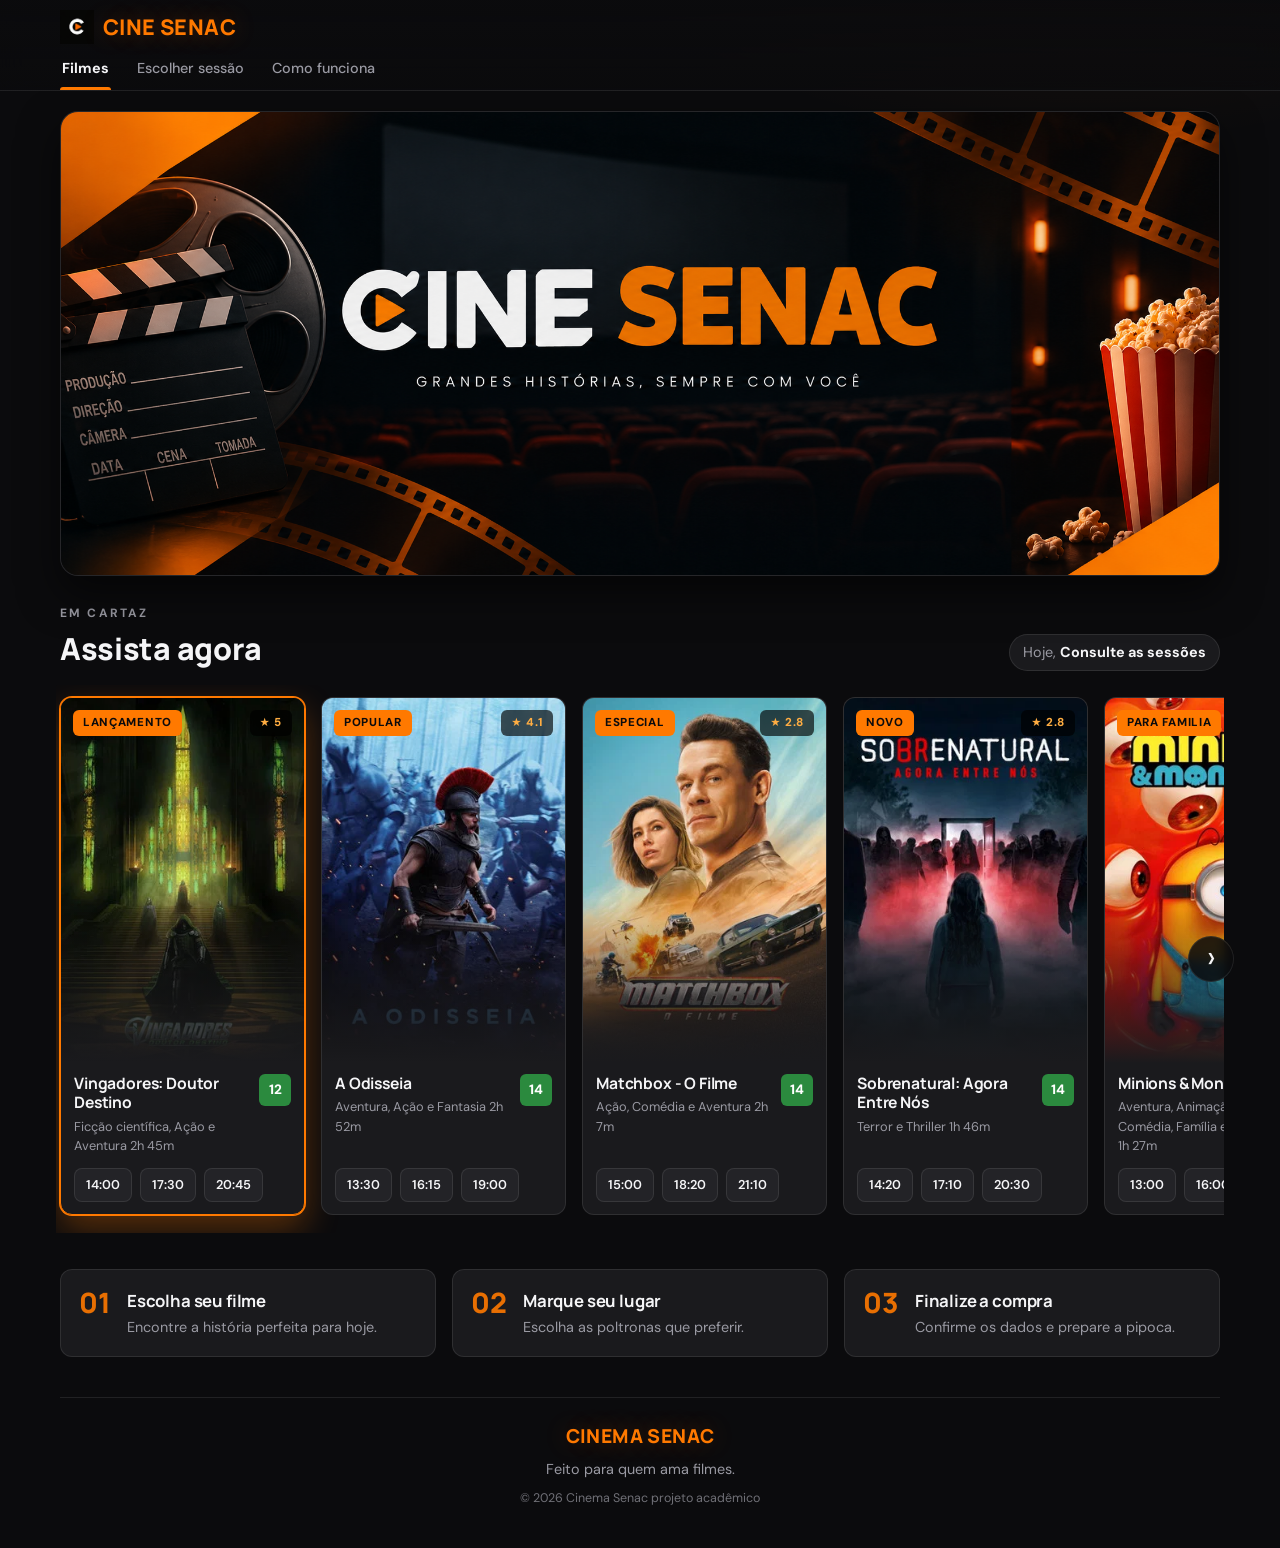
<file: index.html>
<!doctype html>
<html lang="pt-BR">
<head>
  <meta charset="utf-8">
  <meta name="viewport" content="width=device-width, initial-scale=1">
  <meta name="theme-color" content="#181717">
  <meta name="description" content="Consulte filmes em cartaz e escolha seus assentos no Cinema Senac.">
  <title>Cine Senac</title>
  <link rel="icon" type="image/png" href="assets/icons/icon.png">
  <link rel="preconnect" href="https://fonts.googleapis.com">
  <link rel="preconnect" href="https://fonts.gstatic.com" crossorigin>
  <link href="https://fonts.googleapis.com/css2?family=DM+Sans:wght@400;500;600;700&family=Manrope:wght@400;500;600;700;800&display=swap" rel="stylesheet">
  <link rel="stylesheet" href="css/style.css">
  <link rel="stylesheet" href="css/responsive.css">
</head>
<body>
  <header class="topbar">
    <div class="topbar-inner">
      <div class="topbar-top">
        <a class="brand" href="index.html" aria-label="Cine Senac início"><img class="brand-icon" src="assets/icons/icon.png" alt="">Cine Senac</a>
      </div>
      <nav class="main-nav" aria-label="Navegação principal">
        <a class="active" href="#filmes">Filmes</a>
        <a href="#catalogo">Escolher sessão</a>
        <a href="#como-funciona">Como funciona</a>
      </nav>
    </div>
  </header>
  <main class="page-shell">
    <section class="hero cinema-banner" id="filmes" aria-label="Cinema Senac">
      <img
        class="cinema-banner-image"
        src="assets/img/interface/Banner Cinematográfico Cine Senac.png"
        alt="Cinema Senac: sua próxima sessão começa aqui. Explore os filmes em cartaz."
      >
      <a class="cinema-banner-link" href="#catalogo" aria-label="Explorar filmes em cartaz"></a>
    </section>
    <section class="section-heading" id="catalogo">
      <div><p class="eyebrow muted">EM CARTAZ</p><h2>Assista agora</h2></div>
      <div class="date-chip">Hoje, <strong id="todayLabel">Consulte as sessões</strong></div>
    </section>
    <section class="movie-grid" aria-label="Filmes disponíveis">
      <article class="movie-card selected" data-movie="filme1" data-title="Vingadores: Doutor Destino">
        <div class="poster"><img src="assets/img/filmes/filme1.jpeg" alt="Vingadores: Doutor Destino" loading="lazy"><span class="poster-tag">Lançamento</span><span class="poster-rating">5</span></div>
        <div class="movie-info"><div><h3>Vingadores: Doutor Destino</h3><p>Ficção científica, Ação e Aventura 2h 45m</p></div><span class="age">12</span></div>
        <div class="showtimes"><button class="time-btn" type="button" data-time="14:00">14:00</button><button class="time-btn" type="button" data-time="17:30">17:30</button><button class="time-btn" type="button" data-time="20:45">20:45</button></div>
      </article>
      <article class="movie-card" data-movie="filme2" data-title="A Odisseia">
        <div class="poster"><img src="assets/img/filmes/filme2.jpeg" alt="A Odisseia" loading="lazy"><span class="poster-tag">Popular</span><span class="poster-rating">4.1</span></div>
        <div class="movie-info"><div><h3>A Odisseia</h3><p>Aventura, Ação e Fantasia 2h 52m</p></div><span class="age">14</span></div>
        <div class="showtimes"><button class="time-btn" type="button" data-time="13:30">13:30</button><button class="time-btn" type="button" data-time="16:15">16:15</button><button class="time-btn" type="button" data-time="19:00">19:00</button></div>
      </article>
      <article class="movie-card" data-movie="filme3" data-title="Matchbox - O Filme">
        <div class="poster"><img src="assets/img/filmes/filme3.jpeg" alt="Matchbox - O Filme" loading="lazy"><span class="poster-tag">Especial</span><span class="poster-rating">2.8</span></div>
        <div class="movie-info"><div><h3>Matchbox - O Filme</h3><p>Ação, Comédia e Aventura 2h 7m</p></div><span class="age">14</span></div>
        <div class="showtimes"><button class="time-btn" type="button" data-time="15:00">15:00</button><button class="time-btn" type="button" data-time="18:20">18:20</button><button class="time-btn" type="button" data-time="21:10">21:10</button></div>
      </article>
      <article class="movie-card" data-movie="filme4" data-title="Sobrenatural: Agora Entre Nós">
        <div class="poster"><img src="assets/img/filmes/filme4.jpeg" alt="Sobrenatural: Agora Entre Nós" loading="lazy"><span class="poster-tag">Novo</span><span class="poster-rating">2.8</span></div>
        <div class="movie-info"><div><h3>Sobrenatural: Agora Entre Nós</h3><p>Terror e Thriller 1h 46m</p></div><span class="age">14</span></div>
        <div class="showtimes"><button class="time-btn" type="button" data-time="14:20">14:20</button><button class="time-btn" type="button" data-time="17:10">17:10</button><button class="time-btn" type="button" data-time="20:30">20:30</button></div>
      </article>
      <article class="movie-card" data-movie="filme5" data-title="Minions & Monstros">
        <div class="poster"><img src="assets/img/filmes/filme5.jpeg" alt="Minions & Monstros" loading="lazy"><span class="poster-tag">Para Familia</span><span class="poster-rating">3.1</span></div>
        <div class="movie-info"><div><h3>Minions & Monstros</h3><p>Aventura, Animação, Comédia, Família e Fantasia 1h 27m</p></div><span class="age">10</span></div>
        <div class="showtimes"><button class="time-btn" type="button" data-time="13:00">13:00</button><button class="time-btn" type="button" data-time="16:00">16:00</button><button class="time-btn" type="button" data-time="19:30">19:30</button></div>
      </article>
      <article class="movie-card" data-movie="filme6" data-title="Homem-Aranha: Um Novo Dia">
        <div class="poster"><img src="assets/img/filmes/filme6.jpeg" alt="Homem-Aranha: Um Novo Dia" loading="lazy"><span class="poster-tag">Destaque</span><span class="poster-rating">4.1</span></div>
        <div class="movie-info"><div><h3>Homem-Aranha: Um Novo Dia</h3><p>Ficção científica, Ação e Aventura 2h 23m</p></div><span class="age">12</span></div>
        <div class="showtimes"><button class="time-btn" type="button" data-time="15:30">15:30</button><button class="time-btn" type="button" data-time="18:40">18:40</button><button class="time-btn" type="button" data-time="21:30">21:30</button></div>
      </article>
      <article class="movie-card" data-movie="filme7" data-title="Street Fighter">
        <div class="poster"><img src="assets/img/filmes/filme7.jpeg" alt="Street Fighter" loading="lazy"><span class="poster-tag">Popular</span><span class="poster-rating">3.1</span></div>
        <div class="movie-info"><div><h3>Street Fighter</h3><p>Ação e Fantasia 1h 59m</p></div><span class="age">14</span></div>
        <div class="showtimes"><button class="time-btn" type="button" data-time="14:40">14:40</button><button class="time-btn" type="button" data-time="17:50">17:50</button><button class="time-btn" type="button" data-time="20:10">20:10</button></div>
      </article>
      <article class="movie-card" data-movie="filme8" data-title="Coração Selvagem">
        <div class="poster"><img src="assets/img/filmes/filme8.jpeg" alt="Coração Selvagem" loading="lazy"><span class="poster-tag">Em cartaz</span><span class="poster-rating">3.6</span></div>
        <div class="movie-info"><div><h3>Coração Selvagem</h3><p>Aventura e Thriller 1h 41m</p></div><span class="age">14</span></div>
        <div class="showtimes"><button class="time-btn" type="button" data-time="13:40">13:40</button><button class="time-btn" type="button" data-time="16:50">16:50</button><button class="time-btn" type="button" data-time="19:20">19:20</button></div>
      </article>
    </section>
    <section class="steps" id="como-funciona">
      <div><span class="step-number">01</span><div><h3>Escolha seu filme</h3><p>Encontre a história perfeita para hoje.</p></div></div>
      <div><span class="step-number">02</span><div><h3>Marque seu lugar</h3><p>Escolha as poltronas que preferir.</p></div></div>
      <div><span class="step-number">03</span><div><h3>Finalize a compra</h3><p>Confirme os dados e prepare a pipoca.</p></div></div>
    </section>
    <footer><a class="brand footer-brand" href="index.html">Cinema Senac</a><p>Feito para quem ama filmes.</p><span>© 2026 Cinema Senac projeto acadêmico</span></footer>
  </main>
  <script src="js/visual.js"></script>
  <script src="js/storage.js"></script>
  <script src="js/filmes.js"></script>
</body>
</html>
</file>
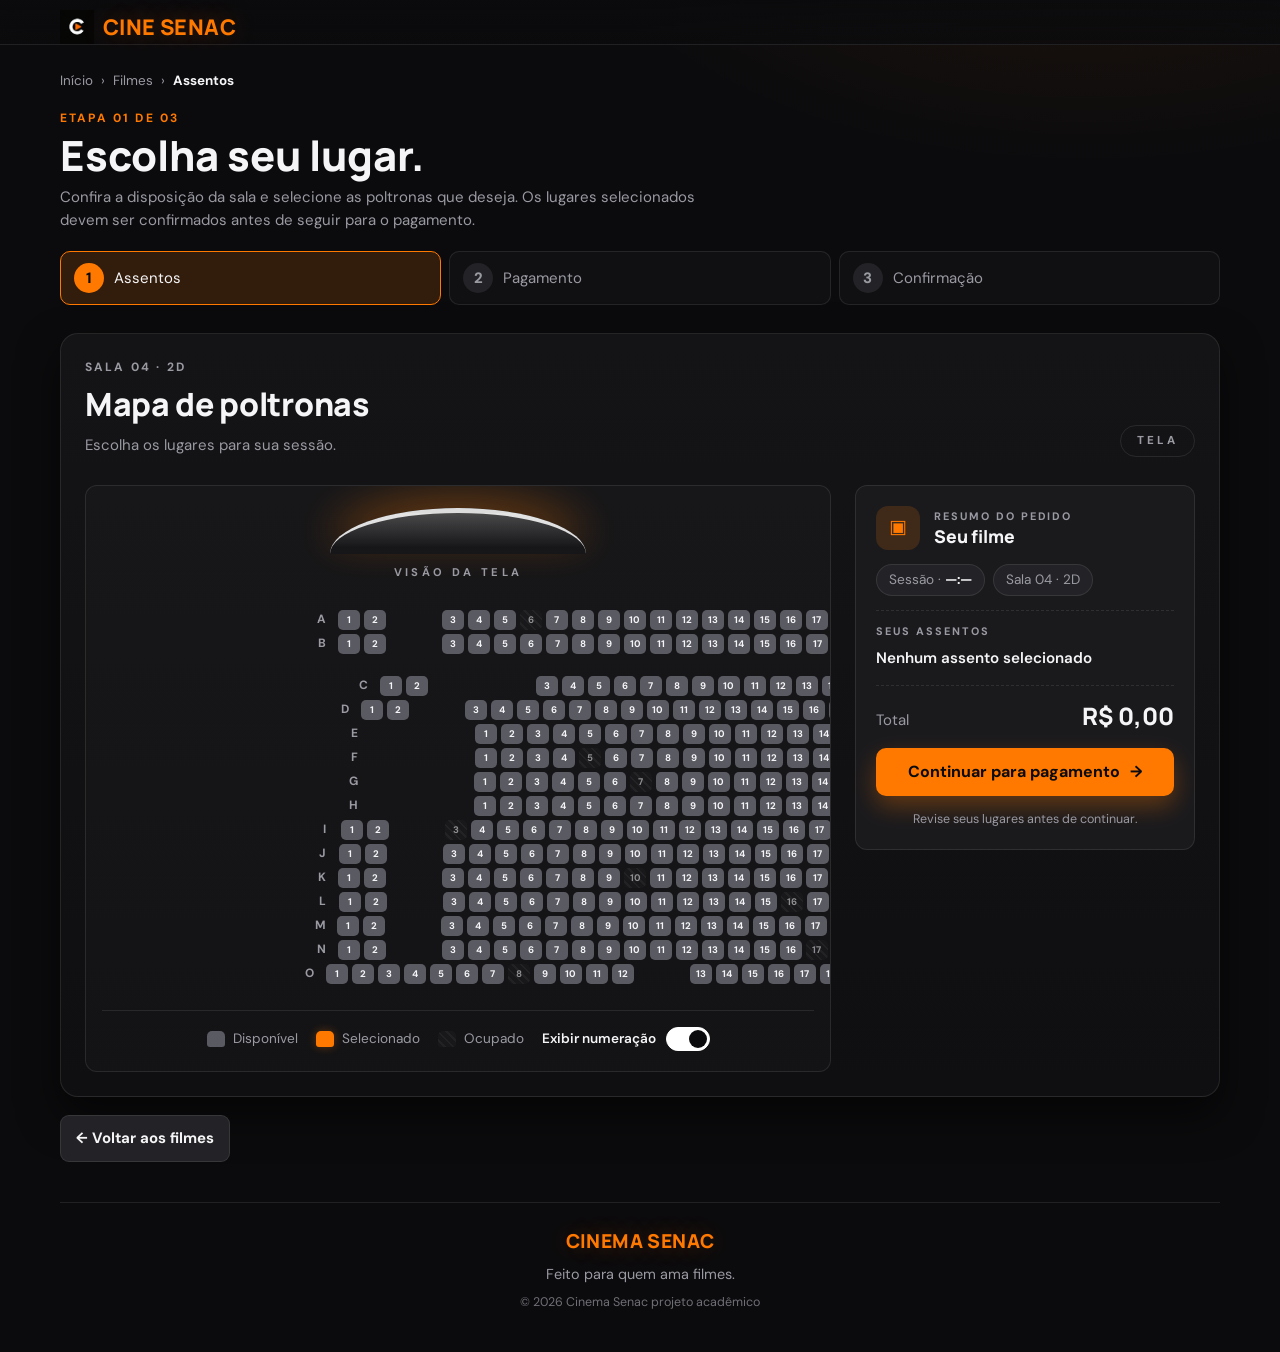
<file: pages/assentos.html>
<!doctype html>
<html lang="pt-BR">
<head>
  <meta charset="utf-8">
  <meta name="viewport" content="width=device-width, initial-scale=1">
  <meta name="theme-color" content="#181717">
  <title>Escolha de assentos Cine Senac</title>
  <link rel="icon" type="image/png" href="../assets/icons/icon.png">
  <link rel="preconnect" href="https://fonts.googleapis.com">
  <link rel="preconnect" href="https://fonts.gstatic.com" crossorigin>
  <link href="https://fonts.googleapis.com/css2?family=DM+Sans:wght@400;500;600;700&family=Manrope:wght@400;500;600;700;800&display=swap" rel="stylesheet">
  <link rel="stylesheet" href="../css/style.css">
  <link rel="stylesheet" href="../css/responsive.css">
</head>
<body>
<header class="topbar"><div class="topbar-inner"><div class="topbar-top"><span class="brand"><img class="brand-icon" src="../assets/icons/icon.png" alt="">Cine Senac</span></div></div></header>
<main class="page-shell inner-page">

  <nav class="breadcrumb" aria-label="Caminho"><a href="../index.html">Início</a><span>›</span><a href="../index.html#catalogo">Filmes</a><span>›</span><span class="current">Assentos</span></nav>
  <p class="eyebrow">ETAPA 01 DE 03</p><h1 class="page-title">Escolha seu lugar.</h1><p class="page-lead">Confira a disposição da sala e selecione as poltronas que deseja. Os lugares selecionados devem ser confirmados antes de seguir para o pagamento.</p>
  <div class="checkout-progress"><div class="progress-step active"><span class="progress-number">1</span><span>Assentos</span></div><div class="progress-step"><span class="progress-number">2</span><span>Pagamento</span></div><div class="progress-step"><span class="progress-number">3</span><span>Confirmação</span></div></div>
  <section class="booking-panel" id="assentos">
    <div class="booking-intro"><div><p class="eyebrow muted">SALA 04 · 2D</p><h2>Mapa de poltronas</h2><p>Escolha os lugares para sua sessão.</p></div><div class="screen-label">TELA</div></div>
    <div class="seat-layout">
      <div class="seat-area"><div class="seat-stage"><div class="screen-curve"></div><div class="screen-caption">VISÃO DA TELA</div><div class="seat-map" id="seatMap" aria-label="Mapa de assentos"><p class="page-lead">O mapa de assentos será carregado pelo JavaScript do projeto.</p></div></div><div class="seat-legend"><span><i class="legend-seat available"></i> Disponível</span><span><i class="legend-seat chosen"></i> Selecionado</span><span><i class="legend-seat occupied"></i> Ocupado</span><button type="button" class="toggle-numbers" id="btnNumeros" role="switch" aria-checked="true"><span>Exibir numeração</span><i class="switch-track" aria-hidden="true"></i></button></div></div>
      <aside class="order-summary"><div class="summary-top"><span class="summary-icon">▣</span><div><p>RESUMO DO PEDIDO</p><h3 id="summaryMovie">Seu filme</h3></div></div><div class="summary-meta"><span>Sessão · <b id="summaryTime">—:—</b></span><span>Sala 04 · 2D</span></div><div class="summary-seats"><p>SEUS ASSENTOS</p><div id="selectedSeats" class="selected-seats">Nenhum assento selecionado</div></div><div class="summary-total"><span>Total</span><strong id="totalPrice">R$ 0,00</strong></div><p id="avisoAssentos" role="alert" hidden></p><a class="primary-button" id="btnContinuar" href="pagamento.html">Continuar para pagamento <span>→</span></a><p class="secure-note">Revise seus lugares antes de continuar.</p></aside>
    </div>
  </section>
  <div class="checkout-actions"><a class="secondary-button" href="../index.html#catalogo">← Voltar aos filmes</a></div>
<footer class="page-footer"><a class="brand footer-brand" href="../index.html">Cinema Senac</a><p>Feito para quem ama filmes.</p><span>© 2026 Cinema Senac projeto acadêmico</span></footer>
</main>
<script src="../js/visual.js"></script>
<script src="../js/storage.js"></script>
<script src="../js/assentos.js"></script>
</body>
</html>
</file>
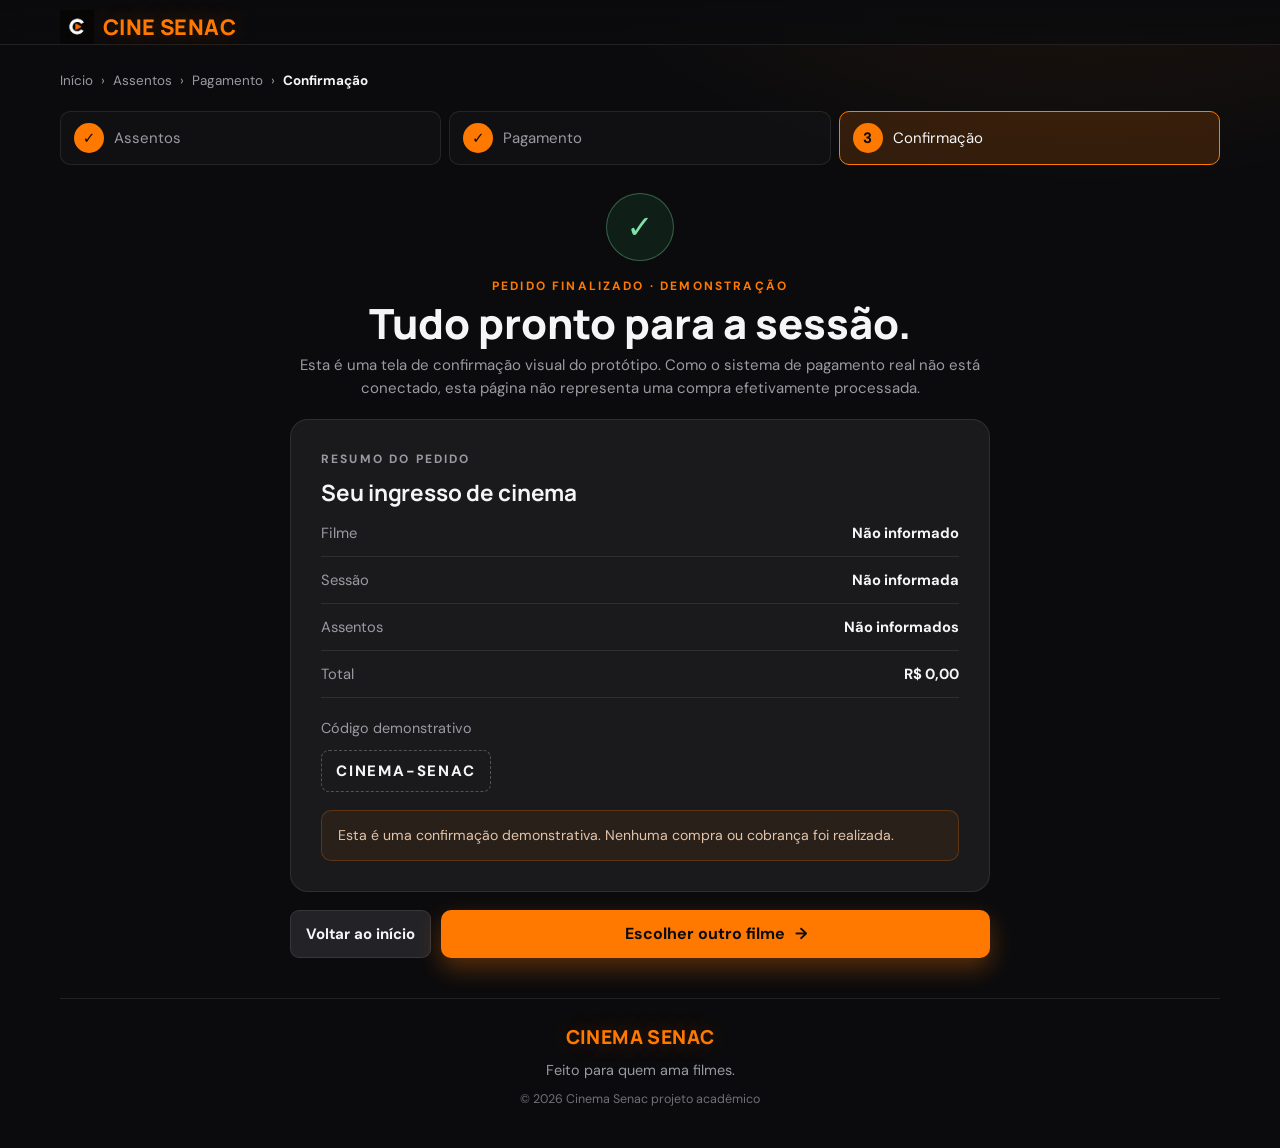
<file: pages/confirmacao.html>
<!doctype html>
<html lang="pt-BR">
<head>
  <meta charset="utf-8">
  <meta name="viewport" content="width=device-width, initial-scale=1">
  <meta name="theme-color" content="#181717">
  <title>Confirmação Cine Senac</title>
  <link rel="icon" type="image/png" href="../assets/icons/icon.png">
  <link rel="preconnect" href="https://fonts.googleapis.com">
  <link rel="preconnect" href="https://fonts.gstatic.com" crossorigin>
  <link href="https://fonts.googleapis.com/css2?family=DM+Sans:wght@400;500;600;700&family=Manrope:wght@400;500;600;700;800&display=swap" rel="stylesheet">
  <link rel="stylesheet" href="../css/style.css">
  <link rel="stylesheet" href="../css/responsive.css">
</head>
<body>
<header class="topbar"><div class="topbar-inner"><div class="topbar-top"><span class="brand"><img class="brand-icon" src="../assets/icons/icon.png" alt="">Cine Senac</span></div></div></header>
<main class="page-shell inner-page">

  <nav class="breadcrumb" aria-label="Caminho"><a href="../index.html">Início</a><span>›</span><a href="assentos.html">Assentos</a><span>›</span><a href="pagamento.html">Pagamento</a><span>›</span><span class="current">Confirmação</span></nav>
  <div class="checkout-progress"><div class="progress-step complete"><span class="progress-number">✓</span><span>Assentos</span></div><div class="progress-step complete"><span class="progress-number">✓</span><span>Pagamento</span></div><div class="progress-step active"><span class="progress-number">3</span><span>Confirmação</span></div></div>
  <section class="confirmation-wrap">
    <div class="confirmation-icon">✓</div>
    <p class="eyebrow">PEDIDO FINALIZADO · DEMONSTRAÇÃO</p>
    <h1 class="page-title">Tudo pronto para a sessão.</h1>
    <p class="page-lead" style="margin:0 auto">Esta é uma tela de confirmação visual do protótipo. Como o sistema de pagamento real não está conectado, esta página não representa uma compra efetivamente processada.</p>
    <div class="confirmation-card"><p class="eyebrow muted">RESUMO DO PEDIDO</p><h2 style="margin-top:8px">Seu ingresso de cinema</h2><div class="summary-line"><span>Filme</span><strong id="confirmationMovie">Não informado</strong></div><div class="summary-line"><span>Sessão</span><strong id="confirmationTime">Não informada</strong></div><div class="summary-line"><span>Assentos</span><strong id="confirmationSeats">Não informados</strong></div><div class="summary-line"><span>Total</span><strong id="confirmationTotal">R$ 0,00</strong></div><p style="margin-top:20px;color:var(--muted);font-size:.9rem">Código demonstrativo</p><div class="ticket-code" id="confirmationCode">CINEMA-SENAC</div><div class="notice-panel" id="confirmationMessage">Esta é uma confirmação demonstrativa. Nenhuma compra ou cobrança foi realizada.</div></div>
    <div class="checkout-actions" style="justify-content:center"><a class="secondary-button" href="../index.html">Voltar ao início</a><a class="primary-button" style="width:auto" href="../index.html#catalogo">Escolher outro filme <span>→</span></a></div>
  </section>
<footer class="page-footer"><a class="brand footer-brand" href="../index.html">Cinema Senac</a><p>Feito para quem ama filmes.</p><span>© 2026 Cinema Senac projeto acadêmico</span></footer>
  <script src="../js/storage.js"></script>
  <script>
    (() => {
      const params = new URLSearchParams(window.location.search);
      const method = params.get('metodo') || 'demo';
      const code = params.get('codigo') || 'CINEMA-SENAC';
      const sessao = Armazenamento.lerSessaoSelecionada();
      const pedido = Armazenamento.lerPedido();
      const codeEl = document.getElementById('confirmationCode');
      const message = document.getElementById('confirmationMessage');

      if (sessao) {
        document.getElementById('confirmationMovie').textContent = sessao.filme;
        document.getElementById('confirmationTime').textContent = sessao.horario;
      }

      if (pedido) {
        document.getElementById('confirmationSeats').textContent = pedido.assentos.join(', ');
        document.getElementById('confirmationTotal').textContent = new Intl.NumberFormat('pt-BR', {
          style: 'currency',
          currency: 'BRL'
        }).format(pedido.total);
      }

      codeEl.textContent = code;
      if (method === 'bilheteria') {
        document.querySelector('.page-title').textContent = 'Retire seu bilhete no balcão.';
        message.innerHTML = '<strong>Vá até o balcão do cinema.</strong><br>Apresente o código acima ao atendente para retirar seu bilhete. Este código é fictício e não representa uma reserva real.';
      } else if (method === 'pix') {
        document.querySelector('.page-title').textContent = 'Pedido demonstrativo concluído.';
        message.textContent = 'O QR code era fictício. Nenhum pagamento Pix foi realizado; esta tela serve apenas para testar a navegação.';
      } else {
        message.textContent = 'Esta é uma confirmação demonstrativa. Nenhuma compra ou cobrança foi realizada.';
      }
    })();
  </script>
</main>
</body>
</html>
</file>
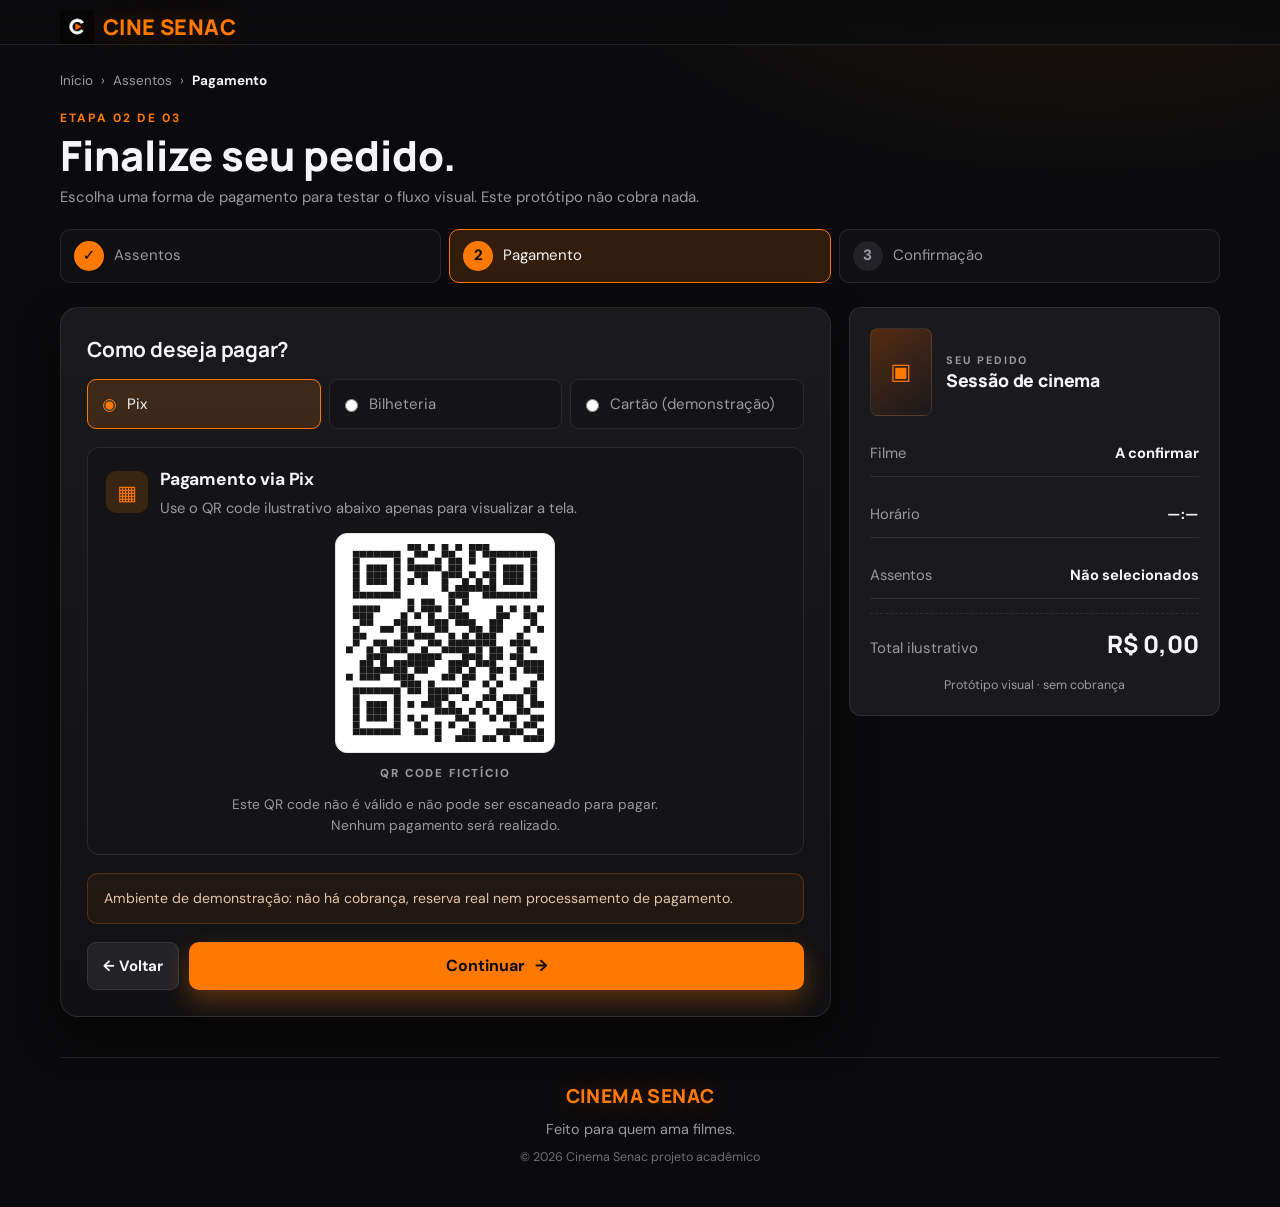
<file: pages/pagamento.html>
<!doctype html>
<html lang="pt-BR">
<head>
  <meta charset="utf-8">
  <meta name="viewport" content="width=device-width, initial-scale=1">
  <meta name="theme-color" content="#181717">
  <title>Pagamento Cine Senac</title>
  <link rel="icon" type="image/png" href="../assets/icons/icon.png">
  <link rel="preconnect" href="https://fonts.googleapis.com">
  <link rel="preconnect" href="https://fonts.gstatic.com" crossorigin>
  <link href="https://fonts.googleapis.com/css2?family=DM+Sans:wght@400;500;600;700&family=Manrope:wght@400;500;600;700;800&display=swap" rel="stylesheet">
  <link rel="stylesheet" href="../css/style.css">
  <link rel="stylesheet" href="../css/responsive.css">
</head>
<body>
<header class="topbar"><div class="topbar-inner"><div class="topbar-top"><span class="brand"><img class="brand-icon" src="../assets/icons/icon.png" alt="">Cine Senac</span></div></div></header>
<main class="page-shell inner-page">

  <nav class="breadcrumb" aria-label="Caminho"><a href="../index.html">Início</a><span>›</span><a href="assentos.html">Assentos</a><span>›</span><span class="current">Pagamento</span></nav>
  <p class="eyebrow">ETAPA 02 DE 03</p><h1 class="page-title">Finalize seu pedido.</h1><p class="page-lead">Escolha uma forma de pagamento para testar o fluxo visual. Este protótipo não cobra nada.</p>
  <div class="checkout-progress"><div class="progress-step complete"><span class="progress-number">✓</span><span>Assentos</span></div><div class="progress-step active"><span class="progress-number">2</span><span>Pagamento</span></div><div class="progress-step"><span class="progress-number">3</span><span>Confirmação</span></div></div>
  <div class="checkout-layout">
    <section class="checkout-card"><h2>Como deseja pagar?</h2>
      <div class="payment-options" role="radiogroup" aria-label="Forma de pagamento">
        <label class="payment-option"><input type="radio" name="metodo" value="pix" checked> Pix</label>
        <label class="payment-option"><input type="radio" name="metodo" value="bilheteria"> Bilheteria</label>
        <label class="payment-option"><input type="radio" name="metodo" value="cartao"> Cartão (demonstração)</label>
      </div>
      <section class="payment-method-panel" id="pixPanel" aria-live="polite">
        <div class="method-heading"><span class="method-icon">▦</span><div><h3>Pagamento via Pix</h3><p class="muted-copy">Use o QR code ilustrativo abaixo apenas para visualizar a tela.</p></div></div>
        <div class="fake-qr-wrap"><img src="../assets/img/qr-code/qr-falso.svg" alt="QR code ilustrativo, não válido para pagamento" class="fake-qr"><span class="fake-qr-label">QR CODE FICTÍCIO</span></div>
        <p class="method-note">Este QR code não é válido e não pode ser escaneado para pagar. Nenhum pagamento será realizado.</p>
      </section>
      <section class="payment-method-panel" id="bilheteriaPanel" hidden aria-live="polite">
        <div class="method-heading"><span class="method-icon">🎟</span><div><h3>Retirada na bilheteria</h3><p class="muted-copy">Seu código demonstrativo foi gerado para esta simulação.</p></div></div>
        <div class="ticket-code" id="ticketCode">SENAC-000000</div>
        <div class="notice-panel"><strong>Vá até o balcão do cinema.</strong><br>Apresente este código ao atendente para retirar seu bilhete. Este é apenas um protótipo visual, sem reserva real.</div>
      </section>
      <section class="payment-method-panel" id="cartaoPanel" hidden aria-live="polite">
        <div class="method-heading"><span class="method-icon">▤</span><div><h3>Cartão (somente demonstração)</h3><p class="muted-copy">Não é necessário cadastrar cartão de crédito.</p></div></div>
        <div class="notice-panel">Para testar a navegação, basta clicar no botão abaixo. Não digite dados bancários reais.</div>
      </section>
      <div class="notice-panel">Ambiente de demonstração: não há cobrança, reserva real nem processamento de pagamento.</div>
      <div class="checkout-actions"><a class="secondary-button" href="assentos.html">← Voltar</a><button class="primary-button" id="finishPayment" type="button">Continuar <span>→</span></button></div>
    </section>
    <aside class="order-summary"><div class="summary-top"><div class="summary-poster">▣</div><div><p>SEU PEDIDO</p><h3>Sessão de cinema</h3></div></div><div class="summary-line"><span>Filme</span><strong id="summaryMovie">A confirmar</strong></div><div class="summary-line"><span>Horário</span><strong id="summaryTime">—:—</strong></div><div class="summary-line"><span>Assentos</span><strong id="summarySeats">Não selecionados</strong></div><div class="summary-total"><span>Total ilustrativo</span><strong id="summaryTotal">R$ 0,00</strong></div><p class="secure-note">Protótipo visual · sem cobrança</p></aside>
  </div>
  <script src="../js/storage.js"></script>
  <script src="../js/pagamento.js"></script>
<footer class="page-footer"><a class="brand footer-brand" href="../index.html">Cinema Senac</a><p>Feito para quem ama filmes.</p><span>© 2026 Cinema Senac projeto acadêmico</span></footer>
</main>
</body>
</html>
</file>
<file: css/style.css>
/*1. VARIÁVEIS*/
:root {
  --bg: #0b0b0d;
  --bg-2: #141416;
  --surface: #1a1a1d;
  --surface-2: #232327;
  --line: rgba(255, 255, 255, 0.09);
  --text: #f5f5f7;
  --muted: #9a9aa3;
  --accent: #ff7900;
  --accent-hover: #ff9633;
  --accent-soft: rgba(255, 121, 0, 0.16);
  --accent-glow: rgba(255, 121, 0, 0.32);
  --gold: #ffad42;
  --radius: 12px;
  --radius-lg: 18px;
  --shadow: 0 18px 40px rgba(0, 0, 0, 0.55);
  --font-body: "DM Sans", system-ui, -apple-system, "Segoe UI", sans-serif;
  --font-title: "Manrope", "DM Sans", system-ui, sans-serif;
  --ease: cubic-bezier(0.2, 0.7, 0.2, 1);
}

/*2. BASE*/
*,
*::before,
*::after { box-sizing: border-box; }

html {
  scroll-behavior: smooth;
  scroll-padding-top: 130px; /* compensa o menu fixo ao clicar nos links */
}

body {
  margin: 0;
  min-height: 100vh;
  font-family: var(--font-body);
  font-size: 15px;
  line-height: 1.5;
  color: var(--text);
  background:
    radial-gradient(900px 500px at 85% -10%, rgba(255, 121, 0, 0.1), transparent 60%),
    var(--bg);
  -webkit-font-smoothing: antialiased;
}

h1, h2, h3, p { margin: 0; }
h2, h3 { font-family: var(--font-title); letter-spacing: -0.01em; }
a { color: inherit; text-decoration: none; }
button { font: inherit; color: inherit; cursor: pointer; }
img { max-width: 100%; display: block; }

:focus-visible {
  outline: 2px solid var(--accent-hover);
  outline-offset: 3px;
}

/*3. CABEÇALHO*/
.topbar {
  position: sticky;
  top: 0;
  z-index: 50;
  background: linear-gradient(to bottom, rgba(11, 11, 13, 0.96), rgba(11, 11, 13, 0.75));
  backdrop-filter: blur(14px);
  -webkit-backdrop-filter: blur(14px);
  border-bottom: 1px solid var(--line);
}

.topbar-inner {
  max-width: 1200px;
  margin: 0 auto;
  padding: 10px 20px 0;
}

.topbar-top {
  display: flex;
  align-items: center;
  justify-content: space-between;
  gap: 16px;
}

.brand {
  display: inline-flex;
  align-items: center;
  gap: 0.55rem;
  font-family: var(--font-title);
  font-weight: 800;
  font-size: 1.35rem;
  letter-spacing: 0.02em;
  text-transform: uppercase;
  color: var(--accent);
  text-shadow: 0 0 24px var(--accent-glow);
}

.brand-icon {
  width: 34px;
  height: 34px;
  object-fit: contain;
  flex: 0 0 auto;
}

.topbar-actions { display: flex; align-items: center; gap: 12px; }

.login-button {
  padding: 9px 20px;
  border: 0;
  border-radius: 8px;
  font-weight: 700;
  color: var(--bg);
  background: var(--accent);
  transition: background 0.2s, transform 0.2s;
}
.login-button:hover { background: var(--accent-hover); transform: translateY(-1px); }

.main-nav {
  display: flex;
  gap: 24px;
  padding: 7px 0 0;
  overflow-x: auto;
  scrollbar-width: none;
}
.main-nav::-webkit-scrollbar { display: none; }

.main-nav a {
  position: relative;
  padding: 7px 2px 10px;
  font-size: 0.9rem;
  font-weight: 500;
  color: var(--muted);
  white-space: nowrap;
  transition: color 0.2s;
}
.main-nav a:hover { color: var(--text); }
.main-nav a.active { color: var(--text); font-weight: 700; }
.main-nav a.active::after {
  content: "";
  position: absolute;
  left: 0; right: 0; bottom: 0;
  height: 3px;
  border-radius: 3px 3px 0 0;
  background: var(--accent);
}

/*4. LAYOUT GERAL*/
.page-shell {
  max-width: 1200px;
  margin: 0 auto;
  padding: 0 20px 32px;
}

.eyebrow {
  font-size: 0.75rem;
  font-weight: 700;
  letter-spacing: 0.18em;
  text-transform: uppercase;
  color: var(--accent);
}
.eyebrow.muted { color: var(--muted); }

/*5. HERO (banner)*/
.hero {
  position: relative;
  margin: 20px 0 6px;
  border-radius: var(--radius-lg);
  overflow: hidden;
  background: #111114;
  border: 1px solid var(--line);
  box-shadow: var(--shadow);
}
.cinema-banner-image { display: block; width: 100%; height: auto; }
.cinema-banner-link { position: absolute; inset: 0; }

/*6. TÍTULO DA SEÇÃO*/
.section-heading {
  display: flex;
  align-items: flex-end;
  justify-content: space-between;
  gap: 16px;
  margin: 28px 0 14px;
}
.section-heading h2 { margin-top: 4px; font-size: clamp(1.35rem, 2.5vw, 1.9rem); font-weight: 800; }

.date-chip {
  padding: 7px 13px;
  border-radius: 999px;
  font-size: 0.9rem;
  color: var(--muted);
  background: var(--surface);
  border: 1px solid var(--line);
}
.date-chip strong { color: var(--text); font-weight: 700; }

/*7. CARROSSEL DE FILMES*/
.movie-grid {
  display: flex;
  gap: 16px;
  padding: 12px 4px 18px;       /* espaço para o zoom do hover não cortar */
  margin: 0 -4px;
  overflow-x: auto;
  overscroll-behavior-x: contain;
  scroll-snap-type: x mandatory;
  scroll-padding: 0 4px;
  -webkit-overflow-scrolling: touch;
  scrollbar-width: thin;
  scrollbar-color: var(--accent) transparent;
}
.movie-grid::-webkit-scrollbar { height: 8px; }
.movie-grid::-webkit-scrollbar-track { background: transparent; }
.movie-grid::-webkit-scrollbar-thumb { background: var(--surface-2); border-radius: 8px; }
.movie-grid::-webkit-scrollbar-thumb:hover { background: var(--accent); }

.movie-card {
  flex: 0 0 clamp(200px, 20vw, 245px);
  scroll-snap-align: start;
  display: flex;
  flex-direction: column;
  border-radius: var(--radius);
  background: var(--surface);
  border: 1px solid var(--line);
  overflow: hidden;
  transition: transform 0.35s var(--ease), box-shadow 0.35s var(--ease), border-color 0.25s;
}
.movie-card:hover {
  transform: scale(1.06) translateY(-4px);
  border-color: rgba(255, 255, 255, 0.28);
  box-shadow: var(--shadow);
  z-index: 2;
}
.movie-card.selected {
  border-color: var(--accent);
  box-shadow: 0 0 0 1px var(--accent), 0 14px 34px var(--accent-glow);
}

/* pôster */
.poster {
  position: relative;
  aspect-ratio: 2 / 3;
  overflow: hidden;
  background:
    radial-gradient(circle at 30% 20%, rgba(255, 121, 0, 0.16), transparent 55%),
    linear-gradient(160deg, #2a2a30, #131316);
}
.poster img {
  position: absolute;
  inset: 0;
  width: 100%;
  height: 100%;
  object-fit: cover;
  transition: transform 0.5s var(--ease);
}
.movie-card:hover .poster img { transform: scale(1.05); }
.poster::after { /* degradê para o texto da info */
  content: "";
  position: absolute;
  inset: 55% 0 0 0;
  background: linear-gradient(to top, var(--surface), transparent);
  pointer-events: none;
}

.poster-tag,
.poster-rating {
  position: absolute;
  z-index: 1;
  top: 12px;
  padding: 4px 10px;
  border-radius: 6px;
  font-size: 0.72rem;
  font-weight: 800;
  letter-spacing: 0.06em;
  text-transform: uppercase;
  backdrop-filter: blur(6px);
}
.poster-tag { left: 12px; color: var(--bg); background: var(--accent); }
.poster-rating { right: 12px; color: var(--gold); background: rgba(0, 0, 0, 0.65); }
.poster-rating::before { content: "★ "; }

/*informações*/
.movie-info {
  display: flex;
  align-items: flex-start;
  justify-content: space-between;
  gap: 12px;
  padding: 11px 13px 5px;
}
.movie-info h3 { font-size: 0.98rem; font-weight: 700; line-height: 1.25; }
.movie-info p { margin-top: 4px; font-size: 0.8rem; color: var(--muted); }

.age {
  flex-shrink: 0;
  display: grid;
  place-items: center;
  min-width: 32px;
  height: 32px;
  padding: 0 6px;
  border-radius: 6px;
  font-size: 0.85rem;
  font-weight: 800;
  color: #fff;
  background: #2b8a3e;
}

/* horários */
.showtimes {
  display: flex;
  flex-wrap: wrap;
  gap: 8px;
  padding: 8px 13px 12px;
  margin-top: auto;
}
.time-btn {
  padding: 6px 11px;
  border-radius: 8px;
  font-size: 0.8rem;
  font-weight: 600;
  background: var(--surface-2);
  border: 1px solid var(--line);
  transition: background 0.2s, border-color 0.2s, transform 0.15s;
}

.time-btn:hover {
  background: var(--accent);
  border-color: var(--accent);
  color: var(--bg);
  box-shadow: 0 6px 16px var(--accent-glow);
}

/*8. PAINEL DE ASSENTOS*/
.booking-panel {
  margin-top: 28px;
  padding: 24px;
  border-radius: var(--radius-lg);
  background: linear-gradient(180deg, var(--bg-2), #0f0f11);
  border: 1px solid var(--line);
  box-shadow: var(--shadow);
}

.booking-intro {
  display: flex;
  align-items: flex-end;
  justify-content: space-between;
  gap: 16px;
  margin-bottom: 28px;
}
.booking-intro h2 { margin: 4px 0 6px; font-size: clamp(1.4rem, 3vw, 2rem); font-weight: 800; }
.booking-intro p { color: var(--muted); }

.screen-label {
  padding: 6px 16px;
  border-radius: 999px;
  font-size: 0.72rem;
  font-weight: 800;
  letter-spacing: 0.25em;
  color: var(--muted);
  border: 1px solid var(--line);
}

.seat-layout {
  display: grid;
  grid-template-columns: minmax(0, 1fr) 340px;
  gap: 24px;
  align-items: start;
}

.seat-area {
  padding: 22px 16px 20px;
  border-radius: var(--radius);
  background: rgba(255, 255, 255, 0.02);
  border: 1px solid var(--line);
  overflow-x: auto;
}

.seat-stage {
  width: max-content;
  margin: 0 auto;
}

/* tela */
.screen-curve {
  width: min(80%, 520px);
  height: 46px;
  margin: 0 auto;
  border-top: 5px solid rgba(255, 255, 255, 0.85);
  border-radius: 50% 50% 0 0 / 100% 100% 0 0;
  background: linear-gradient(to bottom, rgba(255, 255, 255, 0.22), transparent 85%);
  box-shadow: 0 -14px 40px var(--accent-glow);
}
.screen-caption {
  margin: 10px 0 30px;
  text-align: center;
  font-size: 0.7rem;
  font-weight: 700;
  letter-spacing: 0.3em;
  color: var(--muted);
}

.seat-map {
  display: flex;
  flex-direction: column;
  align-items: center;
  min-width: max-content;
  margin: 0 auto;
}
.seat-row{
  display: flex;
  gap: 4px;
  margin-bottom: 4px;
}

.row-label {
  flex: 0 0 24px;
  text-align: center;
  font-size: 0.75rem;
  font-weight: 700;
  color: var(--muted);
}
.seat, .seat-gap{
  flex: 0 0 22px;
  height: 20px;
}

.seat{
  padding:0;
  border: none;
  border-radius: 5px 5px 5px 5px;
  background: #5a5a63;
  color:var(--text);
  font-size: 0.6rem;
  font-weight: 700;
}
/* mapa sem a numeração */
.seat-map.sem-numeros .seat {
  color: transparent;
}
/* estados da poltrona */
.seat:not(.occupied):not(.chosen):hover {
  background: #7a7a85;
}
.seat.chosen {
  background: var(--accent);
  color: var(--bg);
  box-shadow: 0 0 10px var(--accent-glow);
}
.seat.occupied {
  background: #1d1d20;
  opacity: 0.55;
  background-image: repeating-linear-gradient(45deg, transparent 0 4px, rgba(255, 255, 255, 0.08) 4px 6px);
  cursor: not-allowed;
}
.seat-aisle {
  height: 18px;
}

/* legenda */
.seat-legend {
  display: flex;
  flex-wrap: wrap;
  justify-content: center;
  gap: 18px;
  margin-top: 22px;
  padding-top: 16px;
  border-top: 1px solid var(--line);
  font-size: 0.85rem;
  color: var(--muted);
}
.seat-legend span { display: inline-flex; align-items: center; gap: 8px; }
.legend-seat {
  display: inline-block;
  width: 18px;
  height: 16px;
  border-radius: 5px 5px 3px 3px;
}
.legend-seat.available { background: #5a5a63; }
.legend-seat.chosen { background: var(--accent); box-shadow: 0 0 10px var(--accent-glow); }
.legend-seat.occupied {
  background: #1d1d20;
  opacity: 0.55;
  background-image: repeating-linear-gradient(45deg, transparent 0 4px, rgba(255, 255, 255, 0.08) 4px 6px);
}
/* interruptor que liga e desliga a numeração */
.toggle-numbers {
  display: inline-flex;
  align-items: center;
  gap: 10px;
  padding: 0;
  border: none;
  background: transparent;
  color: var(--text);
  font-size: 0.85rem;
  font-weight: 600;
}
.switch-track {
  position: relative;
  display: inline-block;
  width: 44px;
  height: 24px;
  border-radius: 999px;
  border: 1px solid var(--line);
  background: #3a3a40;
  transition: background 0.2s var(--ease), border-color 0.2s var(--ease);
}
.switch-track::after {
  content: "";
  position: absolute;
  top: 2px;
  left: 2px;
  width: 18px;
  height: 18px;
  border-radius: 50%;
  background: #fff;
  transition: transform 0.2s var(--ease);
}
.toggle-numbers[aria-checked="true"] .switch-track {
  background: #fff;
  border-color: #fff;
}
.toggle-numbers[aria-checked="true"] .switch-track::after {
  transform: translateX(20px);
  background: var(--bg);
}

/*9. RESUMO DO PEDIDO*/
.order-summary {
  position: sticky;
  top: 112px;
  display: flex;
  flex-direction: column;
  gap: 14px;
  padding: 20px;
  border-radius: var(--radius);
  background: var(--surface);
  border: 1px solid var(--line);
}

.summary-top { display: flex; align-items: center; gap: 14px; }
.summary-icon {
  display: grid;
  place-items: center;
  flex-shrink: 0;
  width: 44px;
  height: 44px;
  border-radius: 12px;
  font-size: 1.2rem;
  color: var(--accent);
  background: var(--accent-soft);
}
.summary-top p,
.summary-seats p {
  font-size: 0.68rem;
  font-weight: 700;
  letter-spacing: 0.18em;
  color: var(--muted);
}
.summary-top h3 { margin-top: 2px; font-size: 1.1rem; font-weight: 800; line-height: 1.2; }

.summary-meta {
  display: flex;
  flex-wrap: wrap;
  gap: 8px;
  font-size: 0.85rem;
  color: var(--muted);
}
.summary-meta span {
  padding: 5px 12px;
  border-radius: 999px;
  background: var(--surface-2);
  border: 1px solid var(--line);
}
.summary-meta b { color: var(--text); }

.summary-seats { padding-top: 12px; border-top: 1px dashed var(--line); }
.selected-seats {
  margin-top: 8px;
  min-height: 24px;
  font-size: 0.95rem;
  font-weight: 600;
}

.summary-total {
  display: flex;
  align-items: baseline;
  justify-content: space-between;
  padding-top: 12px;
  border-top: 1px dashed var(--line);
  color: var(--muted);
}
.summary-total strong {
  font-family: var(--font-title);
  font-size: 1.5rem;
  font-weight: 800;
  color: var(--text);
}

.primary-button {
  display: flex;
  align-items: center;
  justify-content: center;
  gap: 10px;
  width: 100%;
  padding: 12px 18px;
  border: 0;
  border-radius: 10px;
  font-size: 1rem;
  font-weight: 700;
  color: var(--bg);
  background: var(--accent);
  box-shadow: 0 10px 24px var(--accent-glow);
  transition: background 0.2s, transform 0.2s, box-shadow 0.2s;
}
.primary-button:hover {
  background: var(--accent-hover);
  transform: translateY(-2px);
  box-shadow: 0 14px 30px var(--accent-glow);
}
.primary-button:active { transform: translateY(0); }
.primary-button span { transition: transform 0.2s; }
.primary-button:hover span { transform: translateX(4px); }
.primary-button:disabled {
  opacity: 0.45;
  cursor: not-allowed;
  transform: none;
  box-shadow: none;
}

.secure-note { text-align: center; font-size: 0.78rem; color: var(--muted); }

/*10. COMO FUNCIONA*/
.steps {
  display: grid;
  grid-template-columns: repeat(3, 1fr);
  gap: 16px;
  margin-top: 36px;
}
.steps > div {
  display: flex;
  align-items: flex-start;
  gap: 16px;
  padding: 18px;
  border-radius: var(--radius);
  background: var(--surface);
  border: 1px solid var(--line);
  transition: transform 0.25s var(--ease), border-color 0.25s;
}
.steps > div:hover { transform: translateY(-4px); border-color: var(--accent-glow); }
.step-number {
  font-family: var(--font-title);
  font-size: 1.75rem;
  font-weight: 800;
  line-height: 1;
  color: var(--accent);
  opacity: 0.9;
}
.steps h3 { font-size: 1.05rem; font-weight: 700; }
.steps p { margin-top: 4px; font-size: 0.9rem; color: var(--muted); }

/*11. RODAPÉ*/
footer {
  display: flex;
  flex-direction: column;
  align-items: center;
  gap: 8px;
  margin-top: 40px;
  padding: 24px 0 8px;
  text-align: center;
  border-top: 1px solid var(--line);
  color: var(--muted);
  font-size: 0.9rem;
}
.footer-brand { font-size: 1.2rem; }
footer span { font-size: 0.78rem; opacity: 0.7; }

/* setas do carrossel */
.carrossel { position: relative; }
.carrossel-seta {
  position: absolute;
  top: 50%;
  z-index: 5;
  display: grid;
  place-items: center;
  width: 46px;
  height: 46px;
  padding: 0 0 4px;
  border: 1px solid var(--line);
  border-radius: 50%;
  font-size: 2rem;
  line-height: 1;
  background: rgba(11, 11, 13, 0.85);
  backdrop-filter: blur(6px);
  transform: translateY(-50%);
  transition: background 0.2s, opacity 0.2s, transform 0.2s;
}
.carrossel-prev { left: -14px; }
.carrossel-next { right: -14px; }
.carrossel-seta:hover:not(:disabled) { color: var(--bg); background: var(--accent); transform: translateY(-50%) scale(1.08); }
.carrossel-seta:disabled { opacity: 0; pointer-events: none; }
.carrossel.sem-rolagem .carrossel-seta { display: none; }

/*PÁGINAS INTERNAS: ASSENTOS, PAGAMENTO E CONFIRMAÇÃO*/
.inner-page { padding-top: 20px; }
.breadcrumb { display:flex; flex-wrap:wrap; align-items:center; gap:8px; color:var(--muted); font-size:.84rem; margin: 6px 0 18px; }
.breadcrumb a:hover { color:var(--text); }
.breadcrumb .current { color:var(--text); font-weight:700; }
.page-title { margin: 6px 0 8px; font-family:var(--font-title); font-size:clamp(1.8rem,3.5vw,2.6rem); line-height:1.08; font-weight:800; }
.page-lead { max-width:68ch; color:var(--muted); }
.checkout-progress { display:grid; grid-template-columns:repeat(3,minmax(0,1fr)); gap:8px; margin:20px 0 24px; }
.progress-step { display:flex; align-items:center; gap:10px; min-width:0; padding:11px 13px; border:1px solid var(--line); border-radius:10px; background:rgba(255,255,255,.025); color:var(--muted); }
.progress-step .progress-number { display:grid; place-items:center; flex:0 0 30px; width:30px; height:30px; border-radius:50%; background:var(--surface-2); font-weight:800; }
.progress-step.active { color:var(--text); border-color:var(--accent); background:var(--accent-soft); }
.progress-step.active .progress-number, .progress-step.complete .progress-number { background:var(--accent); color:var(--bg); }
.checkout-layout { display:grid; grid-template-columns:minmax(0,1.35fr) minmax(260px,.65fr); gap:18px; align-items:start; }
.checkout-card { padding:clamp(18px,2.5vw,26px); border:1px solid var(--line); border-radius:var(--radius-lg); background:linear-gradient(180deg,var(--surface),#111113); box-shadow:var(--shadow); }
.checkout-card h2 { font-size:1.3rem; margin-bottom:7px; }
.checkout-card .muted-copy { color:var(--muted); font-size:.92rem; margin-bottom:22px; }
.payment-options { display:grid; grid-template-columns:repeat(3,minmax(0,1fr)); gap:8px; margin:14px 0 18px; }
.payment-option { display:flex; align-items:center; gap:8px; min-height:50px; padding:10px; border:1px solid var(--line); border-radius:9px; background:var(--bg-2); color:var(--muted); }
.payment-option input { accent-color:var(--accent); }
.payment-option:has(input:checked) { color:var(--text); border-color:var(--accent); background:var(--accent-soft); }
.checkout-actions { display:flex; flex-wrap:wrap; gap:10px; margin-top:18px; }
.secondary-button { display:inline-flex; justify-content:center; align-items:center; gap:8px; padding:11px 15px; border:1px solid var(--line); border-radius:9px; background:var(--surface-2); font-weight:700; }
.secondary-button:hover { border-color:rgba(255,255,255,.3); background:#2c2c32; }
.checkout-actions .primary-button { flex:1; }
.summary-poster { width:62px; height:88px; flex:0 0 62px; border-radius:8px; background:linear-gradient(145deg,#542b11,#19191e); border:1px solid var(--line); display:grid; place-items:center; color:var(--accent); font-size:1.4rem; }
.summary-line { display:flex; justify-content:space-between; gap:16px; padding:12px 0; border-bottom:1px solid var(--line); color:var(--muted); font-size:.92rem; }
.summary-line strong { color:var(--text); text-align:right; }
.summary-line:last-child { border-bottom:0; }
.confirmation-wrap { max-width:700px; margin:28px auto 0; text-align:center; }
.confirmation-icon { display:grid; place-items:center; width:68px; height:68px; margin:0 auto 16px; border-radius:50%; color:#7ee2a8; background:rgba(46,160,90,.13); border:1px solid rgba(126,226,168,.35); font-size:2rem; }
.confirmation-card { margin-top:20px; padding:clamp(18px,3vw,30px); text-align:left; border:1px solid var(--line); border-radius:var(--radius-lg); background:var(--surface); }
.ticket-code { display:inline-block; margin-top:10px; padding:9px 14px; border:1px dashed rgba(255,255,255,.25); border-radius:8px; font-weight:800; letter-spacing:.12em; }
.notice-panel { margin-top:18px; padding:14px 16px; border:1px solid rgba(255,121,0,.24); border-radius:10px; background:rgba(255,121,0,.07); color:#e2c4a9; font-size:.88rem; }
.page-footer { margin-top:40px; }
/* Carrossel arrastável e pôsteres temporários */
.movie-grid { cursor: grab; user-select: none; }
.movie-grid.arrastando { cursor: grabbing; scroll-snap-type: none; scroll-behavior: auto; }
.movie-grid.arrastando .movie-card { pointer-events: none; }
.movie-card { min-width: 0; }
.poster img { display: block; user-select: none; -webkit-user-drag: none; }


/* Protótipo de pagamento: opções visuais e QR code fictício */
.payment-method-panel { margin-top: 16px; padding: 18px; border: 1px solid var(--line); border-radius: 12px; background: var(--bg-2); }
.payment-method-panel[hidden] { display: none !important; }
.method-heading { display: flex; align-items: center; gap: 12px; margin-bottom: 14px; }
.method-heading h3 { margin: 0 0 5px; font-family: var(--font-heading, inherit); }
.method-heading .muted-copy { margin: 0; }
.method-icon { display: grid; place-items: center; flex: 0 0 42px; width: 42px; height: 42px; border-radius: 10px; background: var(--accent-soft); color: var(--accent); font-size: 1.3rem; }
.fake-qr-wrap { display: flex; flex-direction: column; align-items: center; gap: 12px; margin: 12px auto; }
.fake-qr { display: block; width: min(220px, 100%); aspect-ratio: 1; padding: 10px; border-radius: 12px; background: white; border: 1px solid #e5e5e5; }
.fake-qr-label { font-size: .72rem; font-weight: 800; letter-spacing: .16em; color: var(--muted); }
.method-note { max-width: 430px; margin: 12px auto 0; text-align: center; color: var(--muted); font-size: .86rem; }
.ticket-code { user-select: all; }
</file>
<file: css/responsive.css>
/* Banner, layout e controles responsivos Carregado depois de style.css. */
@media (max-width: 960px) {
  .poster { aspect-ratio: 3 / 4; }
  .seat-layout { grid-template-columns: 1fr; }
  .order-summary { position: static; }
  .steps { grid-template-columns: repeat(3, minmax(0, 1fr)); }
  .page-shell, .topbar-inner { padding-left: 18px; padding-right: 18px; }
}

@media (max-width: 800px) {
  .checkout-layout { grid-template-columns: 1fr; }
  .checkout-progress { gap: 7px; }
  .progress-step { padding: 11px 9px; gap: 7px; font-size: .82rem; }
}

@media (max-width: 640px) {
  .payment-method-panel { padding: 16px; }
}

@media (max-width: 600px) {
  html { scroll-padding-top: 110px; }
  .topbar-inner, .page-shell { padding-left: 16px; padding-right: 16px; }
  .topbar-inner { padding-top: 8px; }
  .brand { font-size: 1.1rem; }
  .main-nav { gap: 18px; padding-top: 5px; }
  .main-nav a { padding: 6px 1px 8px; font-size: .84rem; }
  .hero { margin-top: 16px; }
  .section-heading { margin: 22px 0 10px; }
  .section-heading, .booking-intro { flex-direction: column; align-items: flex-start; }
  .date-chip { padding: 6px 11px; font-size: .82rem; }
  .movie-grid { gap: 12px; padding: 10px 4px 14px; }
  .movie-card { flex-basis: clamp(190px, 68vw, 220px); }
  .poster-tag, .poster-rating { top: 9px; padding: 3px 8px; font-size: .65rem; }
  .poster-tag { left: 9px; }
  .poster-rating { right: 9px; }
  .booking-panel { margin-top: 22px; padding: 16px 12px; }
  .booking-intro { gap: 10px; margin-bottom: 18px; }
  .seat-area { padding: 16px 8px; }
  .screen-curve { height: 34px; }
  .screen-caption { margin: 8px 0 20px; }
  .seat-legend { gap: 12px; margin-top: 18px; padding-top: 14px; font-size: .78rem; }
  .order-summary { gap: 12px; padding: 16px; }
  .steps { grid-template-columns: repeat(3, minmax(0, 1fr)); gap: 8px; margin-top: 26px; }
  .steps > div { flex-direction: column; gap: 8px; padding: 12px; }
  .step-number { font-size: 1.4rem; }
  .steps h3 { font-size: .88rem; }
  .steps p { font-size: .75rem; line-height: 1.35; }
  footer { margin-top: 28px; padding-top: 18px; }
  .movie-card:hover { transform: none; }
}

@media (max-width: 560px) {
  .checkout-progress { grid-template-columns: 1fr; }
  .progress-step { min-height: 44px; padding: 8px 11px; }
  .payment-options { grid-template-columns: 1fr; }
  .checkout-actions { flex-direction: column; }
  .checkout-actions > * { width: 100%; }
  .breadcrumb { font-size: .8rem; }
  .inner-page { padding-top: 14px; }
  .checkout-card { padding: 16px; }
  .payment-method-panel { padding: 14px; }
  .confirmation-wrap { margin-top: 20px; }
  .confirmation-card { margin-top: 16px; }
}

@media (max-width: 380px) {
  .topbar-inner, .page-shell { padding-left: 12px; padding-right: 12px; }
  .main-nav { gap: 14px; }
  .main-nav a { font-size: .8rem; }
  .movie-card { flex-basis: min(76vw, 220px); }
  .movie-info { gap: 8px; padding: 10px 11px 4px; }
  .movie-info h3 { font-size: .92rem; }
  .movie-info p { font-size: .76rem; }
  .showtimes { gap: 6px; padding: 7px 11px 10px; }
  .time-btn { padding: 6px 9px; font-size: .76rem; }
  .steps > div { padding: 9px; }
  .steps h3 { font-size: .82rem; }
  .steps p { font-size: .75rem; }
}

@media (prefers-reduced-motion: reduce) {
  html { scroll-behavior: auto; }
  *, *::before, *::after { animation: none !important; transition: none !important; }
  .movie-grid { scroll-behavior: auto; }
}
</file>
